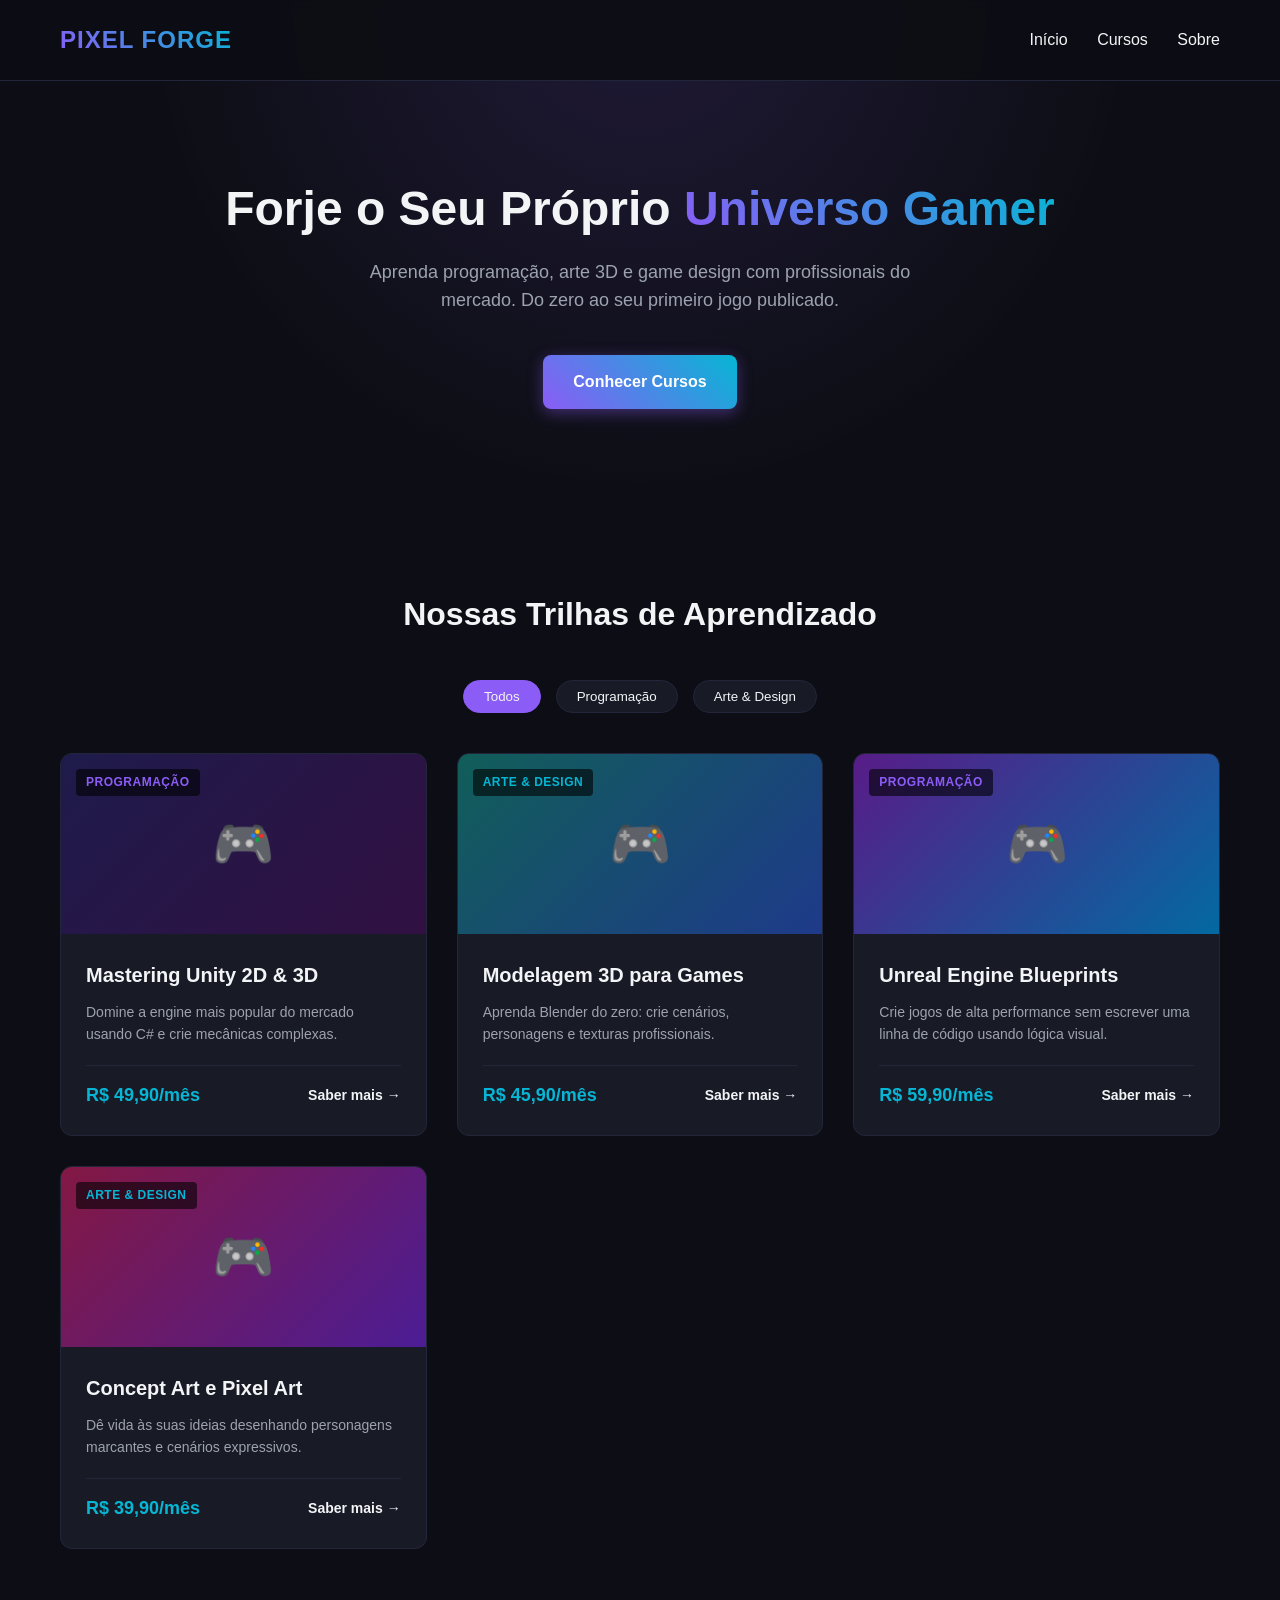
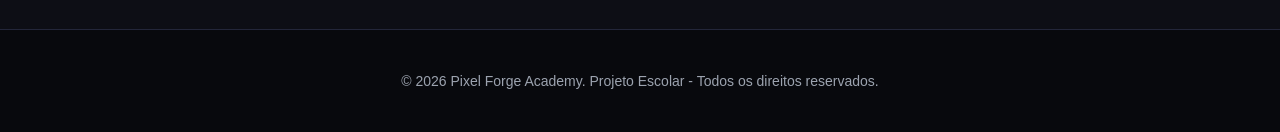
<file: pixel.forge.html>
<!DOCTYPE html>
<html lang="pt-BR">
<head>
    <meta charset="UTF-8">
    <meta name="viewport" content="width=device-width, initial-scale=1.0">
    <title>Pixel Forge | Cursos de Desenvolvimento de Games</title>
    <style>
        /* --- VARIÁVEIS DE COR (Para facilitar mudanças) --- */
        :root {
            --bg-dark: #0d0e15;
            --bg-card: #181a26;
            --primary: #8b5cf6; /* Roxo Neon */
            --secondary: #06b6d4; /* Ciano */
            --text-main: #f3f4f6;
            --text-muted: #9ca3af;
        }

        /* --- CONFIGURAÇÕES GERAIS --- */
        * {
            margin: 0;
            padding: 0;
            box-sizing: border-box;
            font-family: 'Segoe UI', Tahoma, Geneva, Verdana, sans-serif;
        }

        body {
            background-color: var(--bg-dark);
            color: var(--text-main);
            line-height: 1.6;
            overflow-x: hidden;
        }

        .container {
            max-width: 1200px;
            margin: 0 auto;
            padding: 0 20px;
        }

        /* --- MENU DE NAVEGAÇÃO --- */
        header {
            background-color: rgba(13, 14, 21, 0.95);
            border-bottom: 1px solid #23263a;
            position: fixed;
            width: 100%;
            top: 0;
            z-index: 1000;
            backdrop-filter: blur(5px);
        }

        header .container {
            display: flex;
            justify-content: space-between;
            align-items: center;
            height: 80px;
        }

        .logo {
            font-size: 24px;
            font-weight: 800;
            letter-spacing: 1px;
            background: linear-gradient(45deg, var(--primary), var(--secondary));
            -webkit-background-clip: text;
            -webkit-text-fill-color: transparent;
        }

        nav a {
            color: var(--text-main);
            text-decoration: none;
            margin-left: 25px;
            font-weight: 500;
            transition: color 0.3s;
        }

        nav a:hover {
            color: var(--secondary);
        }

        /* --- SEÇÃO HERO (BOAS-VINDAS) --- */
        .hero {
            padding: 180px 0 100px 0;
            text-align: center;
            background: radial-gradient(circle at top, rgba(139, 92, 246, 0.15), transparent 60%);
        }

        .hero h1 {
            font-size: 48px;
            font-weight: 800;
            margin-bottom: 20px;
            line-height: 1.2;
        }

        .hero h1 span {
            background: linear-gradient(45deg, var(--primary), var(--secondary));
            -webkit-background-clip: text;
            -webkit-text-fill-color: transparent;
        }

        .hero p {
            font-size: 18px;
            color: var(--text-muted);
            max-width: 600px;
            margin: 0 auto 40px auto;
        }

        .btn {
            display: inline-block;
            background: linear-gradient(45deg, var(--primary), var(--secondary));
            color: white;
            padding: 14px 30px;
            border-radius: 8px;
            text-decoration: none;
            font-weight: 600;
            box-shadow: 0 4px 15px rgba(139, 92, 246, 0.4);
            transition: transform 0.3s, box-shadow 0.3s;
        }

        .btn:hover {
            transform: translateY(-3px);
            box-shadow: 0 6px 20px rgba(6, 182, 212, 0.6);
        }

        /* --- SEÇÃO DE CURSOS --- */
        .courses-section {
            padding: 80px 0;
        }

        .section-title {
            text-align: center;
            font-size: 32px;
            margin-bottom: 40px;
        }

        /* Filtros com JS */
        .filter-container {
            display: flex;
            justify-content: center;
            gap: 15px;
            margin-bottom: 40px;
        }

        .filter-btn {
            background-color: var(--bg-card);
            border: 1px solid #23263a;
            color: var(--text-main);
            padding: 8px 20px;
            border-radius: 20px;
            cursor: pointer;
            font-weight: 500;
            transition: all 0.3s;
        }

        .filter-btn.active, .filter-btn:hover {
            background-color: var(--primary);
            border-color: var(--primary);
        }

        /* Grid de Cards */
        .courses-grid {
            display: grid;
            grid-template-columns: repeat(auto-fit, minmax(320px, 1fr));
            gap: 30px;
        }

        .course-card {
            background-color: var(--bg-card);
            border-radius: 12px;
            overflow: hidden;
            border: 1px solid #23263a;
            transition: transform 0.3s, border-color 0.3s;
        }

        .course-card:hover {
            transform: translateY(-5px);
            border-color: var(--secondary);
        }

        /* Thumbnail simulada com CSS */
        .course-thumb {
            height: 180px;
            background: linear-gradient(135deg, #1e1b4b, #311042);
            position: relative;
            display: flex;
            align-items: center;
            justify-content: center;
        }

        .course-thumb::after {
            content: "🎮";
            font-size: 50px;
        }

        .course-badge {
            position: absolute;
            top: 15px;
            left: 15px;
            background-color: rgba(0, 0, 0, 0.6);
            padding: 4px 10px;
            border-radius: 4px;
            font-size: 12px;
            font-weight: 600;
            text-transform: uppercase;
            letter-spacing: 0.5px;
        }

        .badge-design { color: var(--secondary); }
        .badge-code { color: var(--primary); }

        .course-info {
            padding: 25px;
        }

        .course-info h3 {
            font-size: 20px;
            margin-bottom: 10px;
        }

        .course-info p {
            color: var(--text-muted);
            font-size: 14px;
            margin-bottom: 20px;
            height: 44px; /* Mantém alinhamento */
            display: -webkit-box;
            -webkit-line-clamp: 2;
            -webkit-box-orient: vertical;
            overflow: hidden;
        }

        .course-footer {
            display: flex;
            justify-content: space-between;
            align-items: center;
            border-top: 1px solid #23263a;
            padding-top: 15px;
        }

        .price {
            font-size: 18px;
            font-weight: 700;
            color: var(--secondary);
        }

        .enroll-link {
            color: var(--text-main);
            text-decoration: none;
            font-size: 14px;
            font-weight: 600;
        }

        .enroll-link:hover {
            text-decoration: underline;
        }

        /* --- FOOTER --- */
        footer {
            background-color: #08090d;
            border-top: 1px solid #23263a;
            padding: 40px 0;
            text-align: center;
            color: var(--text-muted);
            font-size: 14px;
        }

        /* --- RESPONSIVIDADE BÁSICA --- */
        @media (max-width: 768px) {
            .hero h1 { font-size: 36px; }
            nav { display: none; } /* Simplificação para mobile no projeto */
        }
    </style>
</head>
<body>

    <!-- NAV BAR -->
    <header>
        <div class="container">
            <div class="logo">PIXEL FORGE</div>
            <nav>
                <a href="#inicio">Início</a>
                <a href="#cursos">Cursos</a>
                <a href="#sobre">Sobre</a>
            </nav>
        </div>
    </header>

    <!-- HERO SECTION -->
    <section class="hero" id="inicio">
        <div class="container">
            <h1>Forje o Seu Próprio <span>Universo Gamer</span></h1>
            <p>Aprenda programação, arte 3D e game design com profissionais do mercado. Do zero ao seu primeiro jogo publicado.</p>
            <a href="#cursos" class="btn">Conhecer Cursos</a>
        </div>
    </section>

    <!-- CURSES SECTION -->
    <section class="courses-section" id="cursos">
        <div class="container">
            <h2 class="section-title">Nossas Trilhas de Aprendizado</h2>
            
            <!-- Botões de Filtro (Interação com JS) -->
            <div class="filter-container">
                <button class="filter-btn active" onclick="filterCourses('todos', this)">Todos</button>
                <button class="filter-btn" onclick="filterCourses('programacao', this)">Programação</button>
                <button class="filter-btn" onclick="filterCourses('design', this)">Arte & Design</button>
            </div>

            <!-- Grid de Cursos -->
            <div class="courses-grid">
                
                <!-- Card 1 -->
                <div class="course-card" data-category="programacao">
                    <div class="course-thumb">
                        <span class="course-badge badge-code">Programação</span>
                    </div>
                    <div class="course-info">
                        <h3>Mastering Unity 2D & 3D</h3>
                        <p>Domine a engine mais popular do mercado usando C# e crie mecânicas complexas.</p>
                        <div class="course-footer">
                            <span class="price">R$ 49,90/mês</span>
                            <a href="#" class="enroll-link">Saber mais →</a>
                        </div>
                    </div>
                </div>

                <!-- Card 2 -->
                <div class="course-card" data-category="design">
                    <div class="course-thumb" style="background: linear-gradient(135deg, #115e59, #1e3a8a);">
                        <span class="course-badge badge-design">Arte & Design</span>
                    </div>
                    <div class="course-info">
                        <h3>Modelagem 3D para Games</h3>
                        <p>Aprenda Blender do zero: crie cenários, personagens e texturas profissionais.</p>
                        <div class="course-footer">
                            <span class="price">R$ 45,90/mês</span>
                            <a href="#" class="enroll-link">Saber mais →</a>
                        </div>
                    </div>
                </div>

                <!-- Card 3 -->
                <div class="course-card" data-category="programacao">
                    <div class="course-thumb" style="background: linear-gradient(135deg, #581c87, #0369a1);">
                        <span class="course-badge badge-code">Programação</span>
                    </div>
                    <div class="course-info">
                        <h3>Unreal Engine Blueprints</h3>
                        <p>Crie jogos de alta performance sem escrever uma linha de código usando lógica visual.</p>
                        <div class="course-footer">
                            <span class="price">R$ 59,90/mês</span>
                            <a href="#" class="enroll-link">Saber mais →</a>
                        </div>
                    </div>
                </div>

                <!-- Card 4 -->
                <div class="course-card" data-category="design">
                    <div class="course-thumb" style="background: linear-gradient(135deg, #831843, #4c1d95);">
                        <span class="course-badge badge-design">Arte & Design</span>
                    </div>
                    <div class="course-info">
                        <h3>Concept Art e Pixel Art</h3>
                        <p>Dê vida às suas ideias desenhando personagens marcantes e cenários expressivos.</p>
                        <div class="course-footer">
                            <span class="price">R$ 39,90/mês</span>
                            <a href="#" class="enroll-link">Saber mais →</a>
                        </div>
                    </div>
                </div>

            </div>
        </div>
    </section>

    <!-- FOOTER -->
    <footer>
        <div class="container">
            <p>&copy; 2026 Pixel Forge Academy. Projeto Escolar - Todos os direitos reservados.</p>
        </div>
    </footer>

    <!-- JAVASCRIPT -->
    <script>
        function filterCourses(category, button) {
            // 1. Atualiza o botão ativo visualmente
            const buttons = document.querySelectorAll('.filter-btn');
            buttons.forEach(btn => btn.classList.remove('active'));
            button.classList.add('active');

            // 2. Filtra os cards logicamente
            const cards = document.querySelectorAll('.course-card');
            
            cards.forEach(card => {
                const cardCategory = card.getAttribute('data-category');
                
                if (category === 'todos' || cardCategory === category) {
                    card.style.display = 'block'; // Mostra o card
                } else {
                    card.style.display = 'none'; // Esconde o card
                }
            });
        }
    </script>
</body>
</html>
</file>
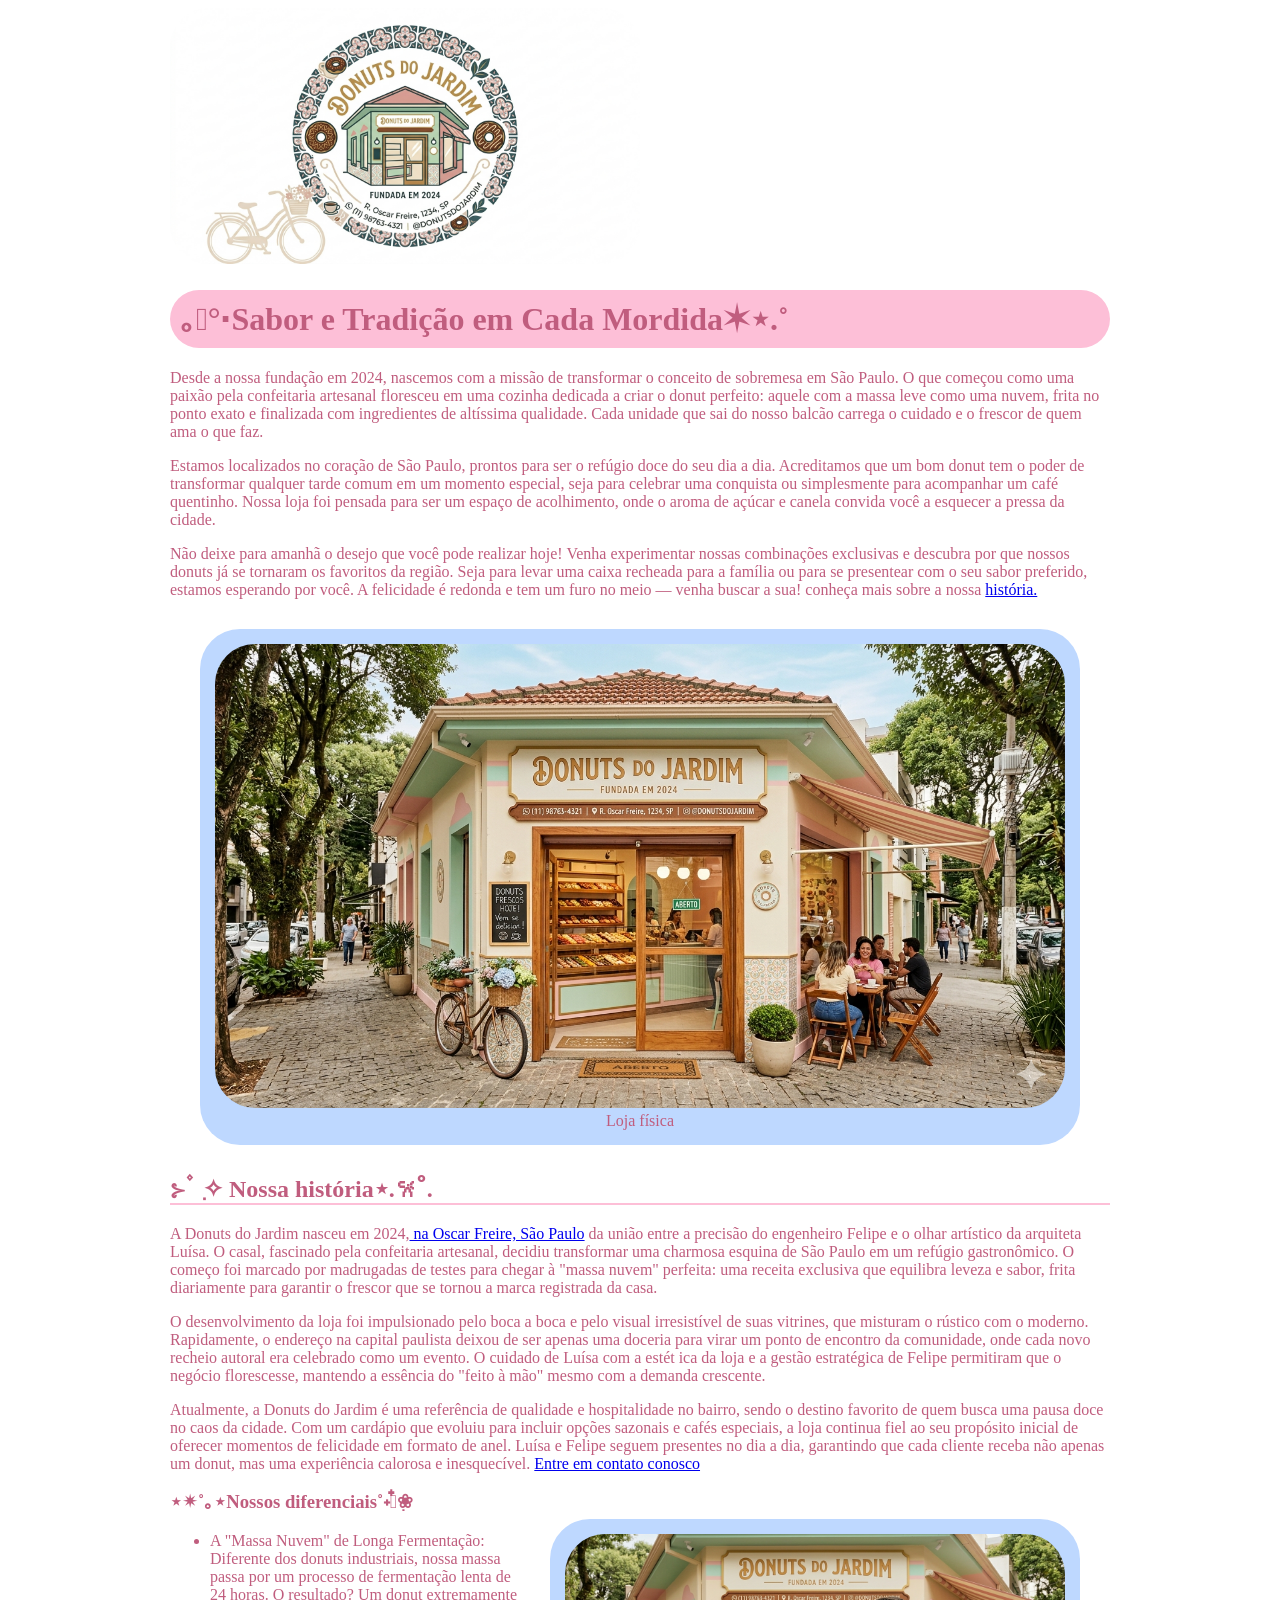
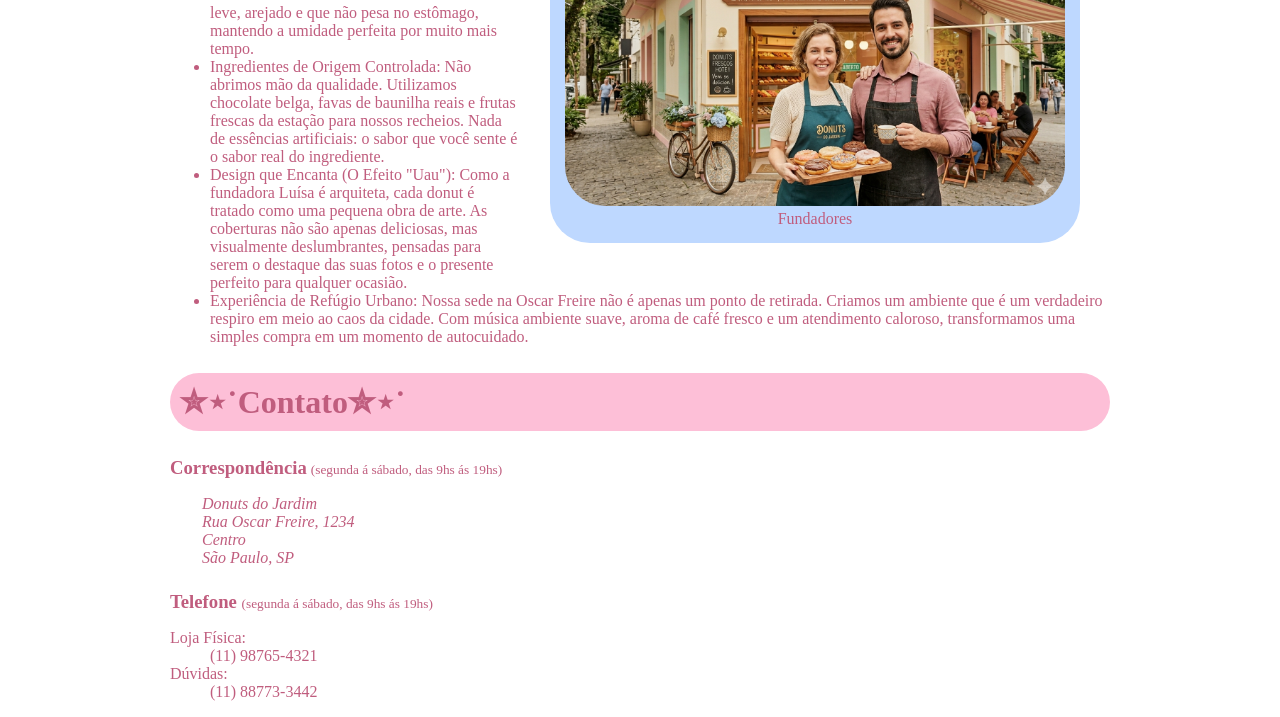
<file: sobre.html>
<!DOCTYPE html>
<html lang="pt-br">
    <head>
        <meta charset="utf-8">
    <title>Donuts do Jardim | Sobre nós</title>
    <link href="logo.png" rel="icon">
    <link href="sobre.css" rel="stylesheet">
</head>
    <body>
       <img src="logo.png" alt="Logo da empresa">

       <h1 class="título">｡𖦹°‧Sabor e Tradição em Cada Mordida✶⋆.˚</h1>
       <p>Desde a nossa fundação em 2024, nascemos com a missão de transformar o conceito de
         sobremesa em São Paulo. O que começou como uma paixão pela confeitaria artesanal 
         floresceu em uma cozinha dedicada a criar o donut perfeito: aquele com a massa leve
         como uma nuvem, frita no ponto exato e finalizada com ingredientes de altíssima 
         qualidade. Cada unidade que sai do nosso balcão carrega o cuidado e o frescor de 
         quem ama o que faz.</p>
          <p>Estamos localizados no coração de São Paulo, prontos para ser o refúgio doce
             do seu dia a dia. Acreditamos que um bom donut tem o poder de transformar 
             qualquer tarde comum em um momento especial, seja para celebrar uma conquista
             ou simplesmente para acompanhar um café quentinho. Nossa loja foi pensada para
             ser um espaço de acolhimento, onde o aroma de açúcar e canela convida você a 
             esquecer a pressa da cidade.</p>
             <p>Não deixe para amanhã o desejo que você pode realizar hoje! Venha experimentar
                 nossas combinações exclusivas e descubra por que nossos donuts já se 
                 tornaram os favoritos da região. Seja para levar uma caixa recheada para 
                 a família ou para se presentear com o seu sabor preferido, estamos esperando
                  por você. A felicidade é redonda e tem um furo no meio — venha buscar a sua!
                  conheça mais sobre a nossa <a href="#história">história.</a> 
        </p>
<figure class="matriz-empresa"> 
     <img src="sede.png" alt="foto da empresa">
     <figcaption>Loja física
     </figcaption>
 </figure>
      
 <h2 class="subtítulo"; id="história">⊱  ۫ ׅ ✧ Nossa história⋆.𐙚 ̊.</h2>
 <p>A Donuts do Jardim nasceu em 2024,<a href="https://maps.app.goo.gl/XVQbQKHgLW8nBiE38"> na Oscar Freire, São Paulo</a> da união entre a precisão do engenheiro Felipe e o
     olhar artístico da arquiteta Luísa. O casal, fascinado pela confeitaria artesanal, 
     decidiu transformar uma charmosa esquina de São Paulo em um refúgio gastronômico. 
     O começo foi marcado por madrugadas de testes para chegar à "massa nuvem" perfeita: 
     uma receita exclusiva que equilibra leveza e sabor, frita diariamente para garantir 
     o frescor que se tornou a marca registrada da casa.</p>

<p>O desenvolvimento da loja foi impulsionado pelo boca a boca e pelo visual irresistível de
 suas vitrines, que misturam o rústico com o moderno. Rapidamente, o endereço na capital 
 paulista deixou de ser apenas uma doceria para virar um ponto de encontro da comunidade, 
 onde cada novo recheio autoral era celebrado como um evento. O cuidado de Luísa com a estét
 ica da loja e a gestão estratégica de Felipe permitiram que o negócio florescesse, mantendo
  a essência do "feito à mão" mesmo com a demanda crescente.</p>

<p>Atualmente, a Donuts do Jardim é uma referência de qualidade e hospitalidade no bairro, 
sendo o destino favorito de quem busca uma pausa doce no caos da cidade. Com um cardápio 
que evoluiu para incluir opções sazonais e cafés especiais, a loja continua fiel ao seu 
propósito inicial de oferecer momentos de felicidade em formato de anel. Luísa e Felipe 
seguem presentes no dia a dia, garantindo que cada cliente receba não apenas um donut, mas 
uma experiência calorosa e inesquecível.

<a href= index.html>Entre em contato conosco</a></p>

<figure class="fundadoras"> 
     <img src="Gemini_Generated_Image_cjj8a9cjj8a9cjj8.png" alt="Donos da empresa">
     <figcaption>Fundadores
     </figcaption>
 </figure>

<h3 id="diferenciais">⋆✴︎˚｡⋆Nossos diferenciais˚˖𓍢ִ໋❀ </h3>
<ul>
    <li>A "Massa Nuvem" de Longa Fermentação:
Diferente dos donuts industriais, nossa massa passa por um processo de fermentação lenta de 24 horas.
 O resultado? Um donut extremamente leve, arejado e que não pesa no estômago, mantendo a umidade perfeita por muito mais tempo.</li>

<li>Ingredientes de Origem Controlada:
Não abrimos mão da qualidade. Utilizamos chocolate belga, favas de baunilha reais e frutas frescas da estação para nossos recheios.
 Nada de essências artificiais: o sabor que você sente é o sabor real do ingrediente.</li>

<li>Design que Encanta (O Efeito "Uau"):
Como a fundadora Luísa é arquiteta, cada donut é tratado como uma pequena obra de arte. As coberturas não são apenas deliciosas,
 mas visualmente deslumbrantes, pensadas para serem o destaque das suas fotos e o presente perfeito para qualquer ocasião.</li>

<li>Experiência de Refúgio Urbano:
Nossa sede na Oscar Freire não é apenas um ponto de retirada. Criamos um ambiente que é um verdadeiro respiro em meio ao caos da cidade.
 Com música ambiente suave, aroma de café fresco e um atendimento caloroso, transformamos uma simples compra em um momento de autocuidado.</li>
</ul>

<h2 class="título">✮⋆˙Contato✮⋆˙</h2> 
    <h3 class="contato__subtítulo">Correspondência</h3>
<small> (segunda á sábado, das 9hs ás 19hs)</small>
<address class="contato__info">
    Donuts do Jardim
    <br>
    Rua Oscar Freire, 1234
    <br>
    Centro
    <br>
    São Paulo, SP
</address>

<h3 class="contato__subtítulo">Telefone </h3>
<small>(segunda á sábado, das 9hs ás 19hs) </small>
<dl>
    <dt>Loja Física:</dt>
    <dd><a ref="tef://11987654321">(11) 98765-4321</a></dd>
    <dt>Dúvidas:</dt>
    <dd><a ref="tel://11887733442">(11) 88773-3442</a></dd>
</dl class="contato__info">
  </body>
</html>
</file>
<file: sobre.css>
body{font-family: "Century Gothic","Lucida Grande", "sans-serif";
color: #c05d7e;
width: 940px;
margin-left: auto;
margin-right: auto;
}

.título {background-color: #fdbfd7 ;
    padding: 10px;
    border-radius: 40px;
    font-size: 32px;
    
 }

.subtítulo{border-bottom: 2px solid #fdbfd7;
}

figure{ 
    border-radius: 40px;
    margin: 30px;
    padding: 15px;
text-align: center;
background-color:#bed8ff;
border: #bed8ff;
}

img{
    border-radius: 40px;
     width: 50%;
    margin-left: auto;
    margin-right: auto;
}
figure img{  
    width: 100%;
    margin-left: auto;
    margin-right: auto;
}
.fundadoras {
    width: 500px;
    float: right;
}
.contato__subtítulo {
    display: inline;
}
.contato__info{
    margin: 16px 0 24px;
    padding-left: 32px;
}
</file>
